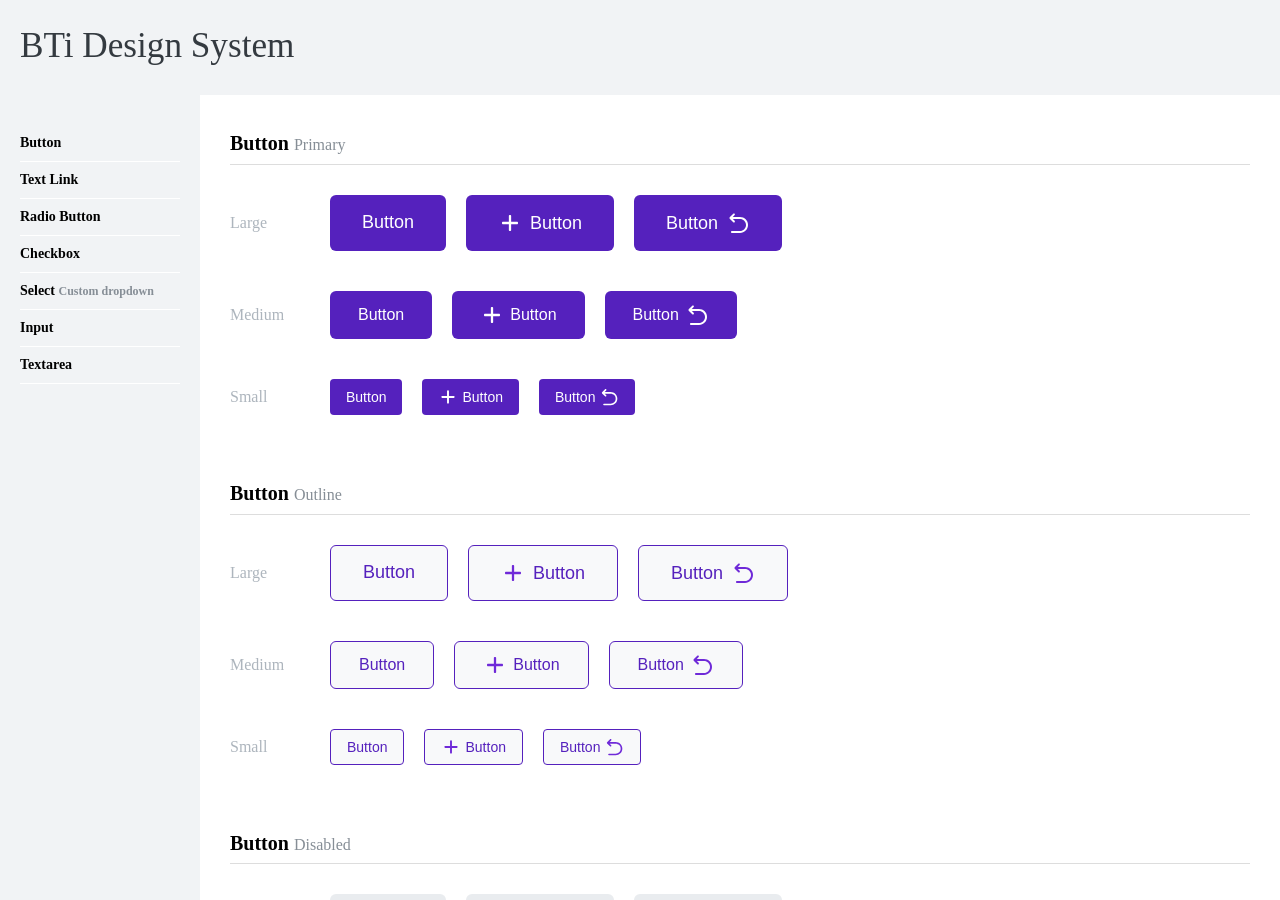
<file: html/index.html>
<!DOCTYPE html>
<html lang="ko">
<head>
    <meta charset="utf-8">
    <meta name="viewport" content="width=device-width,initial-scale=1.0,minimum-scale=1.0,maximum-scale=1.0,user-scalable=no">
    <meta name="keywords" content="키워드">
    <meta name="description" content="사이트 설명">
    <title>BTi Design System</title>
    <link rel="stylesheet" href="../resources/css/common/style.css" />
    <link rel="stylesheet" href="../resources/css/component/component_bti.css" />
</head>
<body>
    <div class="wrapper">
        <header class="header"><h1>BTi Design System</h1></header>

        <section class="container">
            <aside>
                <ul class="component-list">
                    <li>
                        <a href="#button">Button</a>
                    </li>
                    <li>
                        <a href="#text-link">Text Link</a>
                    </li>
                    <li>
                        <a href="#radio-button">Radio Button</a>
                    </li>
                    <li>
                        <a href="#checkbox">Checkbox</a>
                    </li>
                    <li>
                        <a href="#select">Select <span>Custom dropdown</span></a>
                    </li>
                    <li>
                        <a href="#input">Input</a>
                    </li>
                    <li>
                        <a href="#textarea">Textarea</a>
                    </li>
                </ul>
            </aside>
            <main class="component-wrapper">
                <!--------------- Button --------------->
                <section class="component-item">
                    <h3 class="item-header" id="button"> Button <span>Primary</span></h3>
                    <div class="item-content">
                        <article class="inner">
                            <h4>Large</h4>
                            <!-- basic button -->
                            <button type="button" class="btids-btn large primary">Button</button>
                            <!-- //basic button -->
                            <!-- left icon button  -->
                            <button type="button" class="btids-btn large primary">
                                <i class="svg-icon ico-add">add</i>
                                <span>Button</span>
                            </button>
                            <!-- //left icon button -->
                            <!-- right icon button  -->
                            <button type="button" class="btids-btn large primary">
                                <span>Button</span>
                                <i class="svg-icon ico-go-back">go back</i>
                            </button>
                            <!-- //right icon button -->
                        </article>
                        <article class="inner">
                            <h4>Medium</h4>
                            <!-- button -->
                            <button type="button" class="btids-btn medium primary">Button</button>
                            <!-- //button -->
                            <!-- left icon button  -->
                            <button type="button" class="btids-btn medium primary">
                                <i class="svg-icon ico-add">add</i>
                                <span>Button</span>
                            </button>
                            <!-- //left icon button -->
                            <!-- right icon button  -->
                            <button type="button" class="btids-btn medium primary">
                                <span>Button</span>
                                <i class="svg-icon ico-go-back">go back</i>
                            </button>
                            <!-- //right icon button -->
                        </article>
                        <article class="inner">
                            <h4>Small</h4>
                            <!-- basic button -->
                            <button type="button" class="btids-btn small primary">Button</button>
                            <!-- //basic button -->
                            <!-- left icon button  -->
                            <button type="button" class="btids-btn small primary">
                                <i class="svg-icon ico-add">add</i>
                                <span>Button</span>
                            </button>
                            <!-- //left icon button -->
                            <!-- right icon button  -->
                            <button type="button" class="btids-btn small primary">
                                <span>Button</span>
                                <i class="svg-icon ico-go-back">go back</i>
                            </button>
                            <!-- //right icon button -->
                        </article>
                    </div>
                </section>
                <section class="component-item">
                    <h3 class="item-header">Button <span>Outline</span></h3>
                    <div class="item-content">
                        <article class="inner">
                            <h4>Large</h4>
                            <!-- basic button -->
                            <button type="button" class="btids-btn large outline primary">Button</button>
                            <!-- //basic button -->
                            <!-- left icon button  -->
                            <button type="button" class="btids-btn large outline primary">
                                <i class="svg-icon ico-add">add</i>
                                <span>Button</span>
                            </button>
                            <!-- //left icon button -->
                            <!-- right icon button  -->
                            <button type="button" class="btids-btn large outline primary">
                                <span>Button</span>
                                <i class="svg-icon ico-go-back">go back</i>
                            </button>
                            <!-- //right icon button -->
                        </article>
                        <article class="inner">
                            <h4>Medium</h4>
                            <!-- basic button -->
                            <button type="button" class="btids-btn medium outline primary">Button</button>
                            <!-- //basic button -->
                            <!-- left icon button  -->
                            <button type="button" class="btids-btn medium outline primary">
                                <i class="svg-icon ico-add">add</i>
                                <span>Button</span>
                            </button>
                            <!-- //left icon button -->
                            <!-- right icon button  -->
                            <button type="button" class="btids-btn medium outline primary">
                                <span>Button</span>
                                <i class="svg-icon ico-go-back">go back</i>
                            </button>
                            <!-- //right icon button -->
                        </article>
                        <article class="inner">
                            <h4>Small</h4>
                            <!-- basic button -->
                            <button type="button" class="btids-btn small outline primary">Button</button>
                            <!-- //basic button -->
                            <!-- left icon button  -->
                            <button type="button" class="btids-btn small outline primary">
                                <i class="svg-icon ico-add">add</i>
                                <span>Button</span>
                            </button>
                            <!-- //left icon button -->
                            <!-- right icon button  -->
                            <button type="button" class="btids-btn small outline primary">
                                <span>Button</span>
                                <i class="svg-icon ico-go-back">go back</i>
                            </button>
                            <!-- //right icon button -->
                        </article>
                    </div>
                </section>
                <section class="component-item">
                    <h3 class="item-header">Button <span>Disabled</span></h3>
                    <div class="item-content">
                        <article class="inner">
                            <h4>Large</h4>
                            <!-- basic button -->
                            <button type="button" class="btids-btn large" disabled>Button</button>
                            <!-- //basic button -->
                            <!-- left icon button disabled -->
                            <button type="button" class="btids-btn large" disabled>
                                <i class="svg-icon ico-add">add</i>
                                <span>Button</span>
                            </button>
                            <!-- //left icon button disabled -->
                            <!-- right icon button disabled -->
                            <button type="button" class="btids-btn large" disabled>
                                <span>Button</span>
                                <i class="svg-icon ico-go-back">go back</i>
                            </button>
                            <!-- //right icon button disabled -->
                        </article>
                        <article class="inner">
                            <h4>Medium</h4>
                            <!-- basic button -->
                            <button type="button" class="btids-btn medium" disabled>Button</button>
                            <!-- //basic button -->
                            <!-- left icon button disabled -->
                            <button type="button" class="btids-btn medium" disabled>
                                <i class="svg-icon ico-add">add</i>
                                <span>Button</span>
                            </button>
                            <!-- //left icon button disabled -->
                            <!-- right icon button disabled -->
                            <button type="button" class="btids-btn medium" disabled>
                                <span>Button</span>
                                <i class="svg-icon ico-go-back">go back</i>
                            </button>
                            <!-- //right icon button disabled -->
                        </article>
                        <article class="inner">
                            <h4>Small</h4>
                            <!-- basic button -->
                            <button type="button" class="btids-btn small" disabled>Button</button>
                            <!-- //basic button -->
                            <!-- left icon button disabled -->
                            <button type="button" class="btids-btn small" disabled>
                                <i class="svg-icon ico-add">add</i>
                                <span>Button</span>
                            </button>
                            <!-- //left icon button disabled -->
                            <!-- right icon button disabled -->
                            <button type="button" class="btids-btn small" disabled>
                                <span>Button</span>
                                <i class="svg-icon ico-go-back">go back</i>
                            </button>
                            <!-- //right icon button disabled -->
                        </article>
                    </div>
                </section>
                <!--------------- //Button --------------->

                <!--------------- Text Link --------------->
                <section class="component-item">
                    <h3 class="item-header" id="text-link"> Text Link</h3>
                    <div class="item-content">
                        <article class="inner">
                            <h4>Large</h4>
                            <!-- Icon Link -->
                            <a href="#" class="btids-btn link large">
                                <span class="underline">Link</span>
                                <i class="svg-icon ico-external-link"></i>
                            </a>
                            <!-- //Icon Link -->
                        </article>
                        <article class="inner">
                            <h4>Medium</h4>
                            <!-- Icon Link -->
                            <a href="#" class="btids-btn link medium">
                                <span class="underline">Link</span>
                                <i class="svg-icon ico-external-link"></i>
                            </a>
                            <!-- //Icon Link -->
                        </article>
                        <article class="inner">
                            <h4>Small</h4>
                            <!-- Icon Link -->
                            <a href="#" class="btids-btn link small">
                                <span class="underline">Link</span>
                                <i class="svg-icon ico-external-link"></i>
                            </a>
                            <!-- //Icon Link -->
                        </article>
                    </div>
                </section>
                <!--------------- //Text Link --------------->

                <!--------------- Radio Button --------------->
                <section class="component-item">
                    <h3 class="item-header" id="radio-button">Radio Button</h3>
                    <div class="item-content">
                        <article class="inner">
                            <h4>Large</h4>
                            <div class="fieldset">
                                <div class="form-group">
                                    <div class="form-conts">
                                        <div class="btids-check-area">
                                            <div class="btids-form-check large">
                                                <input type="radio" name="rdo_11" id="rdo_11" value="11">
                                                <label for="rdo_11">기본</label>
                                            </div>
                                            <div class="btids-form-check large">
                                                <input type="radio" name="rdo_22" id="rdo_22" checked>
                                                <label for="rdo_22">선택됨</label>
                                            </div>
                                            <div class="btids-form-check large">
                                                <input type="radio" name="rdo_33" id="rdo_33" disabled>
                                                <label for="rdo_33">비활성화</label>
                                            </div>
                                            <div class="btids-form-check large">
                                                <input type="radio" name="rdo_44" id="rdo_44" disabled checked>
                                                <label for="rdo_44">선택된 비활성화</label>
                                            </div>
                                        </div>
                                    </div>
                                </div>
                            </div>
                        </article>
                        <div class="divider"></div>
                        <article class="inner">
                            <h4>Small</h4>
                            <div class="fieldset">
                                <div class="form-group">
                                    <div class="form-conts">
                                        <div class="btids-check-area">
                                            <div class="btids-form-check small">
                                                <input type="radio" name="rdo_1" id="rdo_1" value="1">
                                                <label for="rdo_1">기본</label>
                                            </div>
                                            <div class="btids-form-check small">
                                                <input type="radio" name="rdo_2" id="rdo_2" checked>
                                                <label for="rdo_2">선택됨</label>
                                            </div>
                                            <div class="btids-form-check small">
                                                <input type="radio" name="rdo_3" id="rdo_3" disabled>
                                                <label for="rdo_3">비활성화</label>
                                            </div>
                                            <div class="btids-form-check small">
                                                <input type="radio" name="rdo_4" id="rdo_4" disabled checked>
                                                <label for="rdo_4">선택된 비활성화</label>
                                            </div>
                                        </div>
                                        <div class="btids-check-area">
                                            <div class="btids-form-check small">
                                                <input type="radio" name="rdo_5" id="rdo_5" value="5">
                                                <label for="rdo_5">기본</label>
                                            </div>
                                            <div class="btids-form-check small">
                                                <input type="radio" name="rdo_6" id="rdo_6" checked>
                                                <label for="rdo_6">선택됨</label>
                                            </div>
                                            <div class="btids-form-check small">
                                                <input type="radio" name="rdo_7" id="rdo_7" disabled>
                                                <label for="rdo_7">비활성화</label>
                                            </div>
                                            <div class="btids-form-check small">
                                                <input type="radio" name="rdo_8" id="rdo_8" disabled checked>
                                                <label for="rdo_8">선택된 비활성화</label>
                                            </div>
                                        </div>
                                    </div>
                                </div>

                            </div>
                        </article>
                    </div>
                </section>
                <!--------------- //Radio Button --------------->

                <!--------------- Checkbox --------------->
                <section class="component-item">
                    <h3 class="item-header" id="checkbox">Checkbox</h3>
                    <div class="item-content">
                        <article class="inner">
                            <h4>Large</h4>
                            <div class="fieldset">
                                <div class="form-group">
                                    <div class="form-conts">
                                        <div class="btids-check-area">
                                            <div class="btids-form-check large">
                                                <input type="checkbox" name="checkbox_11" id="checkbox_11" value="11">
                                                <label for="checkbox_11">기본</label>
                                            </div>
                                            <div class="btids-form-check large">
                                                <input type="checkbox" name="checkbox_33" id="checkbox_33" disabled>
                                                <label for="checkbox_33">비활성화</label>
                                            </div>
                                            <div class="btids-form-check large">
                                                <input type="checkbox" name="checkbox_22" id="checkbox_22" checked>
                                                <label for="checkbox_22">선택됨</label>
                                            </div>
                                            <div class="btids-form-check large">
                                                <input type="checkbox" name="checkbox_44" id="checkbox_44" disabled checked>
                                                <label for="checkbox_44">선택된 비활성화</label>
                                            </div>
                                            <div class="btids-form-check add large">
                                                <input type="checkbox" name="checkbox_13" id="checkbox_13" checked>
                                                <label for="checkbox_13">선택됨</label>
                                            </div>
                                            <div class="btids-form-check add large">
                                                <input type="checkbox" name="checkbox_15" id="checkbox_15" disabled checked>
                                                <label for="checkbox_15">선택된 비활성화</label>
                                            </div>
                                        </div>
                                    </div>
                                </div>
                            </div>
                        </article>
                        <div class="divider"></div>
                        <article class="inner">
                            <h4>Small, 두 줄일때</h4>
                            <div class="fieldset">
                                <div class="form-group">
                                    <div class="form-conts">
                                        <div class="btids-check-area">
                                            <div class="btids-form-check small">
                                                <input type="checkbox" name="checkbox_1" id="checkbox_1" value="1">
                                                <label for="checkbox_1">기본</label>
                                            </div>
                                            <div class="btids-form-check small">
                                                <input type="checkbox" name="checkbox_3" id="checkbox_3" disabled>
                                                <label for="checkbox_3">비활성화</label>
                                            </div>
                                            <div class="btids-form-check small">
                                                <input type="checkbox" name="checkbox_2" id="checkbox_2" checked>
                                                <label for="checkbox_2">선택됨</label>
                                            </div>
                                            <div class="btids-form-check small">
                                                <input type="checkbox" name="checkbox_4" id="checkbox_4" disabled checked>
                                                <label for="checkbox_4">선택된 비활성화</label>
                                            </div>
                                            <div class="btids-form-check add small">
                                                <input type="checkbox" name="checkbox_5" id="checkbox_5" checked>
                                                <label for="checkbox_5">선택됨</label>
                                            </div>
                                            <div class="btids-form-check add small">
                                                <input type="checkbox" name="checkbox_6" id="checkbox_6" disabled checked>
                                                <label for="checkbox_6">선택된 비활성화</label>
                                            </div>
                                        </div>
                                        <div class="btids-check-area">
                                            <div class="btids-form-check small">
                                                <input type="checkbox" name="checkbox_7" id="checkbox_7">
                                                <label for="checkbox_7">기본</label>
                                            </div>
                                            <div class="btids-form-check small">
                                                <input type="checkbox" name="checkbox_8" id="checkbox_8" disabled>
                                                <label for="checkbox_8">비활성화</label>
                                            </div>
                                            <div class="btids-form-check small">
                                                <input type="checkbox" name="checkbox_9" id="checkbox_9" checked>
                                                <label for="checkbox_9">선택됨</label>
                                            </div>
                                            <div class="btids-form-check small">
                                                <input type="checkbox" name="checkbox_10" id="checkbox_10" disabled checked>
                                                <label for="checkbox_10">선택된 비활성화</label>
                                            </div>
                                            <div class="btids-form-check add small">
                                                <input type="checkbox" name="checkbox_20" id="checkbox_20" checked>
                                                <label for="checkbox_20">선택됨</label>
                                            </div>
                                            <div class="btids-form-check add small">
                                                <input type="checkbox" name="checkbox_30" id="checkbox_30" disabled checked>
                                                <label for="checkbox_30">선택된 비활성화</label>
                                            </div>
                                        </div>
                                    </div>
                                </div>

                            </div>
                        </article>
                    </div>
                </section>
                <!--------------- //Checkbox --------------->

                <!--------------- Select --------------->
                <section class="component-item">
                    <h3 class="item-header" id="select">Select <span>Custom dropdown</span></h3>
                    <div class="item-content">
                        <article class="inner">
                            <h4>Large</h4>
                            <div class="btids-dropdown large">
                                <button type="button" class="btids-dropdown-toggle" aria-haspopup="listbox" aria-expanded="false">
                                    <span class="btids-dropdown-label">Option</span>
                                    <i class="svg-icon btids-dropdown-icon ico-arrow-down">열기</i>
                                </button>
                                <ul class="btids-dropdown-menu" role="listbox">
                                    <li role="option" aria-selected="false" class="btids-dropdown-option"><a href="#">Option-1</a></li>
                                    <li role="option" aria-selected="false" class="btids-dropdown-option"><a href="#">Option-2</a></li>
                                    <li role="option" aria-selected="false" class="btids-dropdown-option"><a href="#">Option-3</a></li>
                                    <li role="option" aria-selected="false" class="btids-dropdown-option"><a href="#">Option-4</a></li>
                                </ul>
                            </div>
                            <div class="btids-dropdown large">
                                <button type="button" class="btids-dropdown-toggle disabled" aria-haspopup="listbox" aria-expanded="false">
                                    <span class="btids-dropdown-label">placeholder</span>
                                    <i class="svg-icon btids-dropdown-icon ico-arrow-down">열기</i>
                                </button>
                                <ul class="btids-dropdown-menu" role="listbox">
                                    <li role="option" aria-selected="false" class="btids-dropdown-option"><a href="#">option-1</a></li>
                                    <li role="option" aria-selected="false" class="btids-dropdown-option"><a href="#">option-2</a></li>
                                    <li role="option" aria-selected="false" class="btids-dropdown-option"><a href="#">option-3</a></li>
                                    <li role="option" aria-selected="false" class="btids-dropdown-option"><a href="#">option-4</a></li>
                                </ul>
                            </div>
                            <div class="btids-dropdown large">
                                <button type="button" class="btids-dropdown-toggle focus" aria-haspopup="listbox" aria-expanded="false">
                                    <span class="btids-dropdown-label">placeholder</span>
                                    <i class="svg-icon btids-dropdown-icon ico-arrow-down">열기</i>
                                </button>
                                <ul class="btids-dropdown-menu" role="listbox">
                                    <li role="option" aria-selected="false" class="btids-dropdown-option"><a href="#">option-1</a></li>
                                    <li role="option" aria-selected="false" class="btids-dropdown-option"><a href="#">option-2</a></li>
                                    <li role="option" aria-selected="false" class="btids-dropdown-option"><a href="#">option-3</a></li>
                                    <li role="option" aria-selected="false" class="btids-dropdown-option"><a href="#">option-4</a></li>
                                </ul>
                                <div class="input-message message-info">메시지를 입력해주세요</div>
                            </div>
                            <div class="btids-dropdown large">
                                <button type="button" class="btids-dropdown-toggle error" aria-haspopup="listbox" aria-expanded="false">
                                    <span class="btids-dropdown-label">placeholder</span>
                                    <i class="svg-icon btids-dropdown-icon ico-arrow-down">열기</i>
                                </button>
                                <ul class="btids-dropdown-menu" role="listbox">
                                    <li role="option" aria-selected="false" class="btids-dropdown-option"><a href="#">option-1</a></li>
                                    <li role="option" aria-selected="false" class="btids-dropdown-option"><a href="#">option-2</a></li>
                                    <li role="option" aria-selected="false" class="btids-dropdown-option"><a href="#">option-3</a></li>
                                    <li role="option" aria-selected="false" class="btids-dropdown-option"><a href="#">option-4</a></li>
                                </ul>
                                <div class="input-message message-error">다시 입력해주세요</div>
                            </div>
                        </article>
                        <div class="divider"></div>
                        <article class="inner">
                            <h4>Small</h4>
                            <div class="btids-dropdown small">
                                <button type="button" class="btids-dropdown-toggle" aria-haspopup="listbox" aria-expanded="false">
                                    <span class="btids-dropdown-label">placeholder</span>
                                    <i class="svg-icon btids-dropdown-icon ico-arrow-down">열기</i>
                                </button>
                                <ul class="btids-dropdown-menu" role="listbox">
                                    <li role="option" aria-selected="false" class="btids-dropdown-option"><a href="#">option-1</a></li>
                                    <li role="option" aria-selected="false" class="btids-dropdown-option"><a href="#">option-2</a></li>
                                    <li role="option" aria-selected="false" class="btids-dropdown-option"><a href="#">option-3</a></li>
                                    <li role="option" aria-selected="false" class="btids-dropdown-option"><a href="#">option-4</a></li>
                                </ul>
                            </div>
                            <div class="btids-dropdown small">
                                <button type="button" class="btids-dropdown-toggle disabled" aria-haspopup="listbox" aria-expanded="false">
                                    <span class="btids-dropdown-label">placeholder</span>
                                    <i class="svg-icon btids-dropdown-icon ico-arrow-down">열기</i>
                                </button>
                                <ul class="btids-dropdown-menu" role="listbox">
                                    <li role="option" aria-selected="false" class="btids-dropdown-option"><a href="#">option-1</a></li>
                                    <li role="option" aria-selected="false" class="btids-dropdown-option"><a href="#">option-2</a></li>
                                    <li role="option" aria-selected="false" class="btids-dropdown-option"><a href="#">option-3</a></li>
                                    <li role="option" aria-selected="false" class="btids-dropdown-option"><a href="#">option-4</a></li>
                                </ul>
                            </div>
                            <div class="btids-dropdown small">
                                <button type="button" class="btids-dropdown-toggle focus" aria-haspopup="listbox" aria-expanded="false">
                                    <span class="btids-dropdown-label">placeholder</span>
                                    <i class="svg-icon btids-dropdown-icon ico-arrow-down">열기</i>
                                </button>
                                <ul class="btids-dropdown-menu" role="listbox">
                                    <li role="option" aria-selected="false" class="btids-dropdown-option"><a href="#">option-1</a></li>
                                    <li role="option" aria-selected="false" class="btids-dropdown-option"><a href="#">option-2</a></li>
                                    <li role="option" aria-selected="false" class="btids-dropdown-option"><a href="#">option-3</a></li>
                                    <li role="option" aria-selected="false" class="btids-dropdown-option"><a href="#">option-4</a></li>
                                </ul>
                                <div class="input-message message-info">메시지를 입력해주세요</div>
                            </div>
                            <div class="btids-dropdown small">
                                <button type="button" class="btids-dropdown-toggle error" aria-haspopup="listbox" aria-expanded="false">
                                    <span class="btids-dropdown-label">placeholder</span>
                                    <i class="svg-icon btids-dropdown-icon ico-arrow-down">열기</i>
                                </button>
                                <ul class="btids-dropdown-menu" role="listbox">
                                    <li role="option" aria-selected="false" class="btids-dropdown-option"><a href="#">option-1</a></li>
                                    <li role="option" aria-selected="false" class="btids-dropdown-option"><a href="#">option-2</a></li>
                                    <li role="option" aria-selected="false" class="btids-dropdown-option"><a href="#">option-3</a></li>
                                    <li role="option" aria-selected="false" class="btids-dropdown-option"><a href="#">option-4</a></li>
                                </ul>
                                <div class="input-message message-error">다시 입력해주세요</div>
                            </div>
                        </article>
                    </div>
                    <!-- Custom dropdown script -->
                    <script>
                        document.querySelectorAll('.btids-dropdown').forEach(dropdown => {
                            const toggle = dropdown.querySelector('.btids-dropdown-toggle');
                            const menu = dropdown.querySelector('.btids-dropdown-menu');
                            const label = dropdown.querySelector('.btids-dropdown-label');
                            const options = dropdown.querySelectorAll('.btids-dropdown-option');

                            // 드롭다운 열기/닫기
                            toggle.addEventListener('click', (e) => {
                                const expanded = toggle.getAttribute('aria-expanded') === 'true';
                                toggle.setAttribute('aria-expanded', !expanded);
                                menu.classList.toggle('active', !expanded);
                            });

                            // 옵션 선택
                            options.forEach(option => {
                                option.addEventListener('click', (e) => {
                                // 모든 옵션 aria, 클래스 초기화
                                options.forEach(opt => {
                                    opt.setAttribute('aria-selected', 'false');
                                    opt.classList.remove('option-selected');
                                });
                                // 선택된 옵션 표시
                                option.setAttribute('aria-selected', 'true');
                                option.classList.add('option-selected');
                                // 라벨 변경
                                label.textContent = option.textContent.replace('✔', '').trim();
                                // 닫기
                                toggle.setAttribute('aria-expanded', 'false');
                                menu.classList.remove('active');
                                });
                            });

                            // 바깥 클릭 시 닫기
                            document.addEventListener('click', (e) => {
                                if (!dropdown.contains(e.target)) {
                                toggle.setAttribute('aria-expanded', 'false');
                                menu.classList.remove('active');
                                }
                            });
                        });
                    </script>
                    <!-- // Custom select script -->
                </section>
                <!--------------- // Select --------------->

                <!--------------- Input --------------->
                <section class="component-item">
                    <h3 class="item-header" id="input">Input</h3>
                    <div class="item-content">
                        <article class="inner">
                            <h4>Large</h4>
                            <div class="btids-input large">
                                <input type="text" placeholder="placeholder">
                                <div class="input-btn-area">
                                    <button type="button" class="input-btn input-clear" tabindex="-1" aria-label="Clear input"><i class="svg-icon ico-close"></i></button>
                                </div>
                            </div>
                            <div class="btids-input large">
                                <input type="text" placeholder="placeholder" disabled>
                                <div class="input-btn-area">
                                    <button type="button" class="input-btn input-clear" tabindex="-1" aria-label="Clear input"><i class="svg-icon ico-close"></i></button>
                                </div>
                            </div>              
                        </article>
                        <article class="inner">
                            <h4></h4>
                            <div class="btids-input large">
                                <input type="text" class="focus" placeholder="placeholder">
                                <div class="input-btn-area">
                                    <button type="button" class="input-btn input-clear" tabindex="-1" aria-label="Clear input"><i class="svg-icon ico-close"></i></button>
                                </div>
                                <div class="input-message message-info">메시지를 입력해주세요</div>
                            </div>
                            <div class="btids-input large">
                                <input type="text" class="success" placeholder="placeholder">
                                <div class="input-btn-area">
                                    <button type="button" class="input-btn input-clear" tabindex="-1" aria-label="Clear input"><i class="svg-icon ico-close"></i></button>
                                </div>
                                <div class="input-message message-success">메시지를 입력해주세요</div>
                            </div>
                            <div class="btids-input large">
                                <input type="text" class="warning" placeholder="placeholder">
                                <div class="input-btn-area">
                                    <button type="button" class="input-btn input-clear" tabindex="-1" aria-label="Clear input"><i class="svg-icon ico-close"></i></button>
                                </div>
                                <div class="input-message message-warning">다시 입력해주세요</div>
                            </div>
                            <div class="btids-input large">
                                <input type="text" class="error" placeholder="placeholder">
                                <div class="input-btn-area">
                                    <button type="button" class="input-btn input-clear" tabindex="-1" aria-label="Clear input"><i class="svg-icon ico-close"></i></button>
                                </div>
                                <div class="input-message message-error">다시 입력해주세요</div>
                            </div>                            
                        </article>
                        <div class="divider"></div>
                        <article class="inner">
                            <h4>Medium</h4>
                            <div class="btids-input medium">
                                <input type="text" placeholder="placeholder">
                                <div class="input-btn-area">
                                    <button type="button" class="input-btn input-clear" tabindex="-1" aria-label="Clear input"><i class="svg-icon ico-close"></i></button>
                                </div>    
                            </div>
                            <div class="btids-input medium">
                                <input type="text" placeholder="placeholder" disabled>
                                <div class="input-btn-area">
                                    <button type="button" class="input-btn input-clear" tabindex="-1" aria-label="Clear input"><i class="svg-icon ico-close"></i></button>
                                </div>    
                            </div>                          
                        </article>
                        <article class="inner">
                            <h4></h4>
                            <div class="btids-input medium">
                                <input type="text" class="focus" placeholder="placeholder">
                                <div class="input-btn-area">
                                    <button type="button" class="input-btn input-clear" tabindex="-1" aria-label="Clear input"><i class="svg-icon ico-close"></i></button>
                                </div>    
                                <div class="input-message message-info">메시지를 입력해주세요</div>
                            </div>
                            <div class="btids-input medium">
                                <input type="text" class="success" placeholder="placeholder">
                                <div class="input-btn-area">
                                    <button type="button" class="input-btn input-clear" tabindex="-1" aria-label="Clear input"><i class="svg-icon ico-close"></i></button>
                                </div>    
                                <div class="input-message message-success">메시지를 입력해주세요</div>
                            </div>
                            <div class="btids-input medium">
                                <input type="text" class="warning" placeholder="placeholder">
                                <div class="input-btn-area">
                                    <button type="button" class="input-btn input-clear" tabindex="-1" aria-label="Clear input"><i class="svg-icon ico-close"></i></button>
                                </div>    
                                <div class="input-message message-warning">다시 입력해주세요</div>
                            </div>
                            <div class="btids-input medium">
                                <input type="text" class="error" placeholder="placeholder">
                                <div class="input-btn-area">
                                    <button type="button" class="input-btn input-clear" tabindex="-1" aria-label="Clear input"><i class="svg-icon ico-close"></i></button>
                                </div>    
                                <div class="input-message message-error">다시 입력해주세요</div>
                            </div>                            
                        </article>
                        <div class="divider"></div>
                        <article class="inner">
                            <h4>Small</h4>
                            <div class="btids-input small">
                                <input type="text" placeholder="placeholder">
                                <div class="input-btn-area">
                                    <button type="button" class="input-btn input-clear" tabindex="-1" aria-label="Clear input"><i class="svg-icon ico-close"></i></button>
                                </div>
                            </div>
                            <div class="btids-input small">
                                <input type="text" placeholder="placeholder" disabled>
                                <div class="input-btn-area">
                                    <button type="button" class="input-btn input-clear" tabindex="-1" aria-label="Clear input"><i class="svg-icon ico-close"></i></button>
                                </div>
                            </div>
                        </article>
                        <article class="inner">
                            <h4></h4>
                            <div class="btids-input small">
                                <input type="text" class="focus" placeholder="placeholder">
                                <div class="input-btn-area">
                                    <button type="button" class="input-btn input-clear" tabindex="-1" aria-label="Clear input"><i class="svg-icon ico-close"></i></button>
                                </div>
                                <div class="input-message message-info">메시지를 입력해주세요</div>
                            </div>
                            <div class="btids-input small">
                                <input type="text" class="success" placeholder="placeholder">
                                <div class="input-btn-area">
                                    <button type="button" class="input-btn input-clear" tabindex="-1" aria-label="Clear input"><i class="svg-icon ico-close"></i></button>
                                </div>    
                                <div class="input-message message-success">메시지를 입력해주세요</div>
                            </div>
                            <div class="btids-input small">
                                <input type="text" class="warning" placeholder="placeholder">
                                <div class="input-btn-area">
                                    <button type="button" class="input-btn input-clear" tabindex="-1" aria-label="Clear input"><i class="svg-icon ico-close"></i></button>
                                </div>    
                                <div class="input-message message-warning">다시 입력해주세요</div>
                            </div>
                            <div class="btids-input small">
                                <input type="text" class="error" placeholder="placeholder">
                                <div class="input-btn-area">
                                    <button type="button" class="input-btn input-clear" tabindex="-1" aria-label="Clear input"><i class="svg-icon ico-close"></i></button>
                                </div>
                                <div class="input-message message-error">다시 입력해주세요</div>
                            </div>         
                        </article>
                        <div class="divider"></div>
                        <article class="inner">
                            <h4>Password</h4>
                            <div class="btids-input large">
                                <input type="password" placeholder="placeholder">
                                <div class="input-btn-area">
                                    <button type="button" class="input-btn input-pw" aria-label="Password input"><i class="svg-icon ico-eye"></i></button>
                                    <button type="button" class="input-btn input-clear" tabindex="-1" aria-label="Clear input"><i class="svg-icon ico-close"></i></button>
                                </div>
                            </div>
                            <div class="btids-input medium">
                                <input type="password" placeholder="placeholder">
                                <div class="input-btn-area">
                                    <button type="button" class="input-btn input-pw" aria-label="Password input"><i class="svg-icon ico-eye"></i></button>
                                    <button type="button" class="input-btn input-clear" tabindex="-1" aria-label="Clear input"><i class="svg-icon ico-close"></i></button>
                                </div>
                            </div>
                            <div class="btids-input small">
                                <input type="password" placeholder="placeholder">
                                <div class="input-btn-area">
                                    <button type="button" class="input-btn input-pw" aria-label="Password input"><i class="svg-icon ico-eye"></i></button>
                                    <button type="button" class="input-btn input-clear" tabindex="-1" aria-label="Clear input"><i class="svg-icon ico-close"></i></button>
                                </div>
                            </div>
                        </article>
                    </div>
                    <script>
                    document.querySelectorAll('.btids-input').forEach(function(inputWrap) {
                        let input = inputWrap.querySelector('input[type="text"], input[type="password"]');
                        let clearBtn = inputWrap.querySelector('.input-clear');
                        if (!input || !clearBtn) return;
                        function toggleClearBtn() {
                            if (input.value) {
                                clearBtn.style.display = 'block';
                            } else {
                                clearBtn.style.display = 'none';
                            }
                        }
                        input.addEventListener('input', toggleClearBtn);
                        clearBtn.addEventListener('mousedown', function(e) {
                            e.preventDefault();
                            input.value = '';
                            input.dispatchEvent(new Event('input'));
                            input.focus();
                        });
                        toggleClearBtn();
                    });
                    </script>
                </section>
                <!--------------- // Input --------------->

                <!--------------- Textarea --------------->
                <section class="component-item">
                    <h3 class="item-header" id="textarea">Textarea</h3>
                    <div class="item-content">
                        <article class="inner">
                            <h4>Large</h4>
                            <div class="btids-input large">
                                <textarea placeholder="placeholder" cols="30" rows="3"></textarea>
                                <div class="input-message message-info">메시지를 입력해주세요</div>
                                <div class="textarea-count">0/100</div>
                            </div>
                            <div class="btids-input large">
                                <textarea placeholder="placeholder" cols="30" rows="3" disabled></textarea>
                                <div class="textarea-count">0/100</div>
                            </div>
                        </article>
                        <article class="inner">
                            <h4></h4>
                            <div class="btids-input large">
                                <textarea placeholder="placeholder" cols="30" rows="3" class="focus"></textarea>
                                <div class="input-message message-info">메시지를 입력해주세요</div>
                                <div class="textarea-count">0/100</div>
                            </div>
                            <div class="btids-input large">
                                <textarea placeholder="placeholder" cols="30" rows="3" class="success"></textarea>
                                <div class="input-message message-success">메시지를 입력해주세요</div>
                                <div class="textarea-count">0/100</div>
                            </div>
                            <div class="btids-input large">
                                <textarea placeholder="placeholder" cols="30" rows="3" class="warning"></textarea>
                                <div class="input-message message-warning">메시지를 입력해주세요</div>
                                <div class="textarea-count">0/100</div>
                            </div>
                            <div class="btids-input large">
                                <textarea placeholder="placeholder" cols="30" rows="3" class="error"></textarea>
                                <div class="input-message message-error">메시지를 입력해주세요</div>
                                <div class="textarea-count">0/100</div>
                            </div>
                        </article>
                        <div class="divider"></div>
                        <article class="inner">
                            <h4>Medium</h4>
                            <div class="btids-input medium">
                                <textarea placeholder="placeholder" cols="30" rows="3"></textarea>
                                <div class="textarea-count">0/100</div>
                            </div>
                            <div class="btids-input medium">
                                <textarea placeholder="placeholder" cols="30" rows="3" disabled></textarea>
                                <div class="textarea-count">0/100</div>
                            </div>
                        </article>
                        <article class="inner">
                            <h4></h4>
                            <div class="btids-input medium">
                                <textarea placeholder="placeholder" cols="30" rows="3" class="focus"></textarea>
                                <div class="input-message message-info">메시지를 입력해주세요</div>
                                <div class="textarea-count">0/100</div>
                            </div>
                            <div class="btids-input medium">
                                <textarea placeholder="placeholder" cols="30" rows="3" class="success"></textarea>
                                <div class="input-message message-success">메시지를 입력해주세요</div>
                                <div class="textarea-count">0/100</div>
                            </div>
                            <div class="btids-input medium">
                                <textarea placeholder="placeholder" cols="30" rows="3" class="warning"></textarea>
                                <div class="input-message message-warning">메시지를 입력해주세요</div>
                                <div class="textarea-count">0/100</div>
                            </div>
                            <div class="btids-input medium">
                                <textarea placeholder="placeholder" cols="30" rows="3" class="error"></textarea>
                                <div class="input-message message-error">메시지를 입력해주세요</div>
                                <div class="textarea-count">0/100</div>
                            </div>
                        </article>
                        <div class="divider"></div>
                        <article class="inner">
                            <h4>Small</h4>
                            <div class="btids-input small">
                                <textarea placeholder="placeholder" cols="30" rows="3"></textarea>
                                <div class="textarea-count">0/100</div>
                            </div>
                            <div class="btids-input small">
                                <textarea placeholder="placeholder" cols="30" rows="3" disabled></textarea>
                                <div class="textarea-count">0/100</div>
                            </div>
                        </article>
                        <article class="inner">
                            <h4></h4>
                            <div class="btids-input small">
                                <textarea placeholder="placeholder" cols="30" rows="3" class="focus"></textarea>
                                <div class="input-message message-info">메시지를 입력해주세요</div>
                                <div class="textarea-count">0/100</div>
                            </div>
                            <div class="btids-input small">
                                <textarea placeholder="placeholder" cols="30" rows="3" class="success"></textarea>
                                <div class="input-message message-success">메시지를 입력해주세요</div>
                                <div class="textarea-count">0/100</div>
                            </div>
                            <div class="btids-input small">
                                <textarea placeholder="placeholder" cols="30" rows="3" class="warning"></textarea>
                                <div class="input-message message-warning">메시지를 입력해주세요</div>
                                <div class="textarea-count">0/100</div>
                            </div>
                            <div class="btids-input small">
                                <textarea placeholder="placeholder" cols="30" rows="3" class="error"></textarea>
                                <div class="input-message message-error">메시지를 입력해주세요</div>
                                <div class="textarea-count right">0/100</div>
                            </div>
                        </article>
                        <div class="divider"></div>
                        <article class="inner">
                            <h4>textarea-count right</h4>
                            <div class="btids-input large">
                                <textarea placeholder="placeholder" cols="30" rows="3"></textarea>
                                <div class="textarea-count right">0/100</div>
                            </div>
                            <div class="btids-input medium">
                                <textarea placeholder="placeholder" cols="30" rows="3"></textarea>
                                <div class="textarea-count right">0/100</div>
                            </div>
                            <div class="btids-input small">
                                <textarea placeholder="placeholder" cols="30" rows="3"></textarea>
                                <div class="textarea-count right">0/100</div>
                            </div>
                        </article>
                    </div>
                </section>
                <!--------------- // Textarea --------------->
            </main>
        </section>
    </div>
</body>
</html>
</file>
<file: resources/css/common/style.css>
@import "reset.css";
@import "../token/tokens.css";

:root {
    --header-height: 95px;
    --padding-10: 10px;
    --padding-20: 20px;
    --border-default: 1px solid #ddd;
    --border-white: 1px solid #fff;
}

/*--------- 레이아웃 ---------*/
.wrapper {
    width: 100%;
    min-width: 1024px;
    margin: 0 auto;
}
.header h1{
    width: 100%;
    height: var(--header-height);
    font-size: 2.2em;
    font-weight: 200;
    line-height: 150%;
    color: var(--ref-color-cool_neutral-80);
    padding: var(--padding-20);
    background-color: var(--ref-color-cool_neutral-10);
}
.container {
    display: flex;
    height: calc(100vh - 95px);
}

/*--------- 왼쪽 메뉴 ---------*/
aside{
    width: 200px;
    height: calc(100vh - var(--header-height));
    padding: 0 var(--padding-20);
    background-color: var(--ref-color-cool_neutral-10);
}
aside ul.component-list {
    margin: 30px 0;
}
aside ul.component-list li{
    padding: var(--padding-10) 0;
    border-bottom: var(--border-white);
}
aside ul.component-list li a{
    display: block;
    font-size: var(--ref-typo-font-size-body-4);
    font-weight: var(--ref-typo-font-weight-bold);
}
aside ul.component-list li a:hover{
    color: var(--ref-color-primary-50);
}
aside ul.component-list li a span{
    color: var(--ref-color-cool_neutral-60);
    font-size: var(--ref-typo-font-size-body-5);
    font-weight: var(--ref-typo-font-weight-regular);
}

/*--------- 컴포넌트 목록 ---------*/
main.component-wrapper {
    width: calc(100% - 200px);
    max-height: 100vh;
    padding: var(--padding-20);
    overflow-y: auto;
    display: flex;
    flex-direction:column;
    gap: 20px;
}
main.component-wrapper .component-item {
    padding: var(--padding-10);
}
main.component-wrapper .component-item h3.item-header {
    line-height: 184%;
    font-size: var(--ref-typo-font-size-heading-4);
    font-weight: var(--ref-typo-font-weight-bold);
    border-bottom: var(--border-default);
}
main.component-wrapper .component-item h3.item-header > span{
    font-size: var(--ref-typo-font-size-body-3);
    font-weight: lighter !important;
    color: var(--ref-color-cool_neutral-60);
}
main.component-wrapper .component-item .item-content {
    display: flex;
    flex-direction: column;
    gap: 20px;
    padding: 30px 0 0;
}
main.component-wrapper .component-item .item-content .inner {
    display: flex;
    align-items: center;
    gap: 20px;
    margin-bottom: 20px;
}
main.component-wrapper .component-item .item-content h4{
    width: 80px;
    font-size: var(--ref-typo-font-size-heading-5);
    /* font-weight: var(--ref-typo-font-weight-medium); */
    color: var(--ref-color-cool_neutral-50);
}
.divider{
    width: 100%;
    height: 1px;
    background-color: var(--ref-color-cool_neutral-20);
}
</file>
<file: resources/css/component/component_bti.css>
@charset "UTF-8";
@import "../token/tokens.css";


:root{
    --icon--color-primary: invert(63%) sepia(100%) saturate(6142%) hue-rotate(258deg) brightness(84%) contrast(102%);
    --icon--color-primary-dark: invert(22%) sepia(68%) saturate(3150%) hue-rotate(250deg) brightness(71%) contrast(117%);
    --icon--color-primary-light: invert(41%) sepia(99%) saturate(1106%) hue-rotate(231deg) brightness(100%) contrast(73%);
    --icon--size-large: 24px;
    --icon--size-midium: 22px;
    --icon--size-small: 20px;
    --input--size-large: 56px;
    --input--size-medium: 48px;
    --input--size-small: 36px;
    --select--paddind-large: 0 16px;
    --select--paddind-medium: 0 12px;
    --select--paddind-small: 0 12px;
    --textarea--paddind-large: 8px 16px;
    --textarea--paddind-medium: 8px 16px;
    --textarea--paddind-small: 6px 12px;
}
/*--------- 공통 ---------*/
.svg-icon {
    display: inline-block;
    width: 100%;
    height: 100%;
    font-size: 0;
}

/*--------- 버튼 ---------*/
.btids-btn{
    display: flex;
    align-items: center;
    justify-content: center;
    width: auto;
}
.btids-btn:disabled{
    color: var(--com-button-color-text-lighter);
    background-color: var(--com-button-color-background-light);
    cursor: default;
}
.btids-btn:focus{
    outline-offset: 2px solid;
}
.btids-btn span{
    display: block;
    text-align: center;
    line-height: 1;
}
.btids-btn:disabled .svg-icon,
.btids-btn.link.disabled .svg-icon{
    filter: invert(0.5);
}

/*--------- 버튼 사이즈 ---------*/
.btids-btn.large{
    height: var(--com-button-height-large);
    font-size: var(--ref-typo-font-size-body-2);
    font-weight: var(--ref-typo-font-weight-medium);
    line-height: var(--ref-typo-line-height-body-2);
    border-radius: var(--com-button-radius-large);
    padding: 0 var(--com-button-padding-horizontal-large);
    gap: var(--com-button-gap-large);
}
.btids-btn.large .svg-icon {
    width: var(--icon--size-large);
    height: var(--icon--size-large);
}
.btids-btn.medium{
    height: var(--com-button-height-medium);
    font-size: var(--ref-typo-font-size-body-3);
    font-weight: var(--ref-typo-font-weight-medium);
    line-height: var(--ref-typo-line-height-body-3);
    border-radius: var(--com-button-radius-medium);
    padding: 0 var(--com-button-padding-horizontal-medium);
    gap: var(--com-button-gap-medium);
}
.btids-btn.medium .svg-icon {
    width: var(--icon--size-large);
    height: var(--icon--size-large);
}
.btids-btn.small{
    height: var(--com-button-height-small);
    font-size: var(--ref-typo-font-size-body-4);
    font-weight: var(--ref-typo-font-weight-small);
    line-height: var(--ref-typo-line-height-body-4);
    border-radius: var(--com-button-radius-small);
    padding: 0 var(--com-button-padding-horizontal-small);
    gap: var(--com-button-gap-small);
}
.btids-btn.small .svg-icon {
    width: var(--icon--size-small);
    height: var(--icon--size-small);
}

/*--------- 버튼 스타일 ---------*/
/* 버튼 스타일 - bgcolor */
.btids-btn.primary{
    color: var(--com-button-color-text-inverse);
    background-color: var(--com-button-color-background-primary);
}
.btids-btn.primary:hover{
    background-color: var(--com-button-color-background-primary-light);
}
.btids-btn.primary:focus{
    outline-offset: var(--com-button-color-border-primary-dark);
}
.btids-btn.primary:active{
    background-color: var(--com-button-color-background-primary-dark);
}
.btids-btn.primary .svg-icon{
    filter: invert(0);
}

/* 버튼 스타일 - outline border color */
.btids-btn.outline.primary{
    color: var(--com-button-color-text-primary);
    border: 1px solid var(--com-button-color-border-primary);
}
.btids-btn.outline.primary .svg-icon{
    filter: var(--icon--color-primary);
}

/* 버튼 스타일 - outline */
.btids-btn.outline{
    background-color: var(--com-button-color-background-lighter);
}
.btids-btn.outline:hover{
    background-color: var(--com-button-color-background-primary-bright);
}
.btids-btn.outline:focus{
    outline-offset: var(--com-button-color-border-basic);
}
.btids-btn.outline:active,
.btids-btn.outline:checked{
    background-color: var(--com-button-color-background-primary-lighter);
}

/*--------- 아이콘 ---------*/
.svg-icon.ico-add {
    -webkit-background-image: url(../../img/icon/ico-add.svg);
    background-image: url(../../img/icon/ico-add.svg);
    background-size: cover;
}
.svg-icon.ico-go-back {
    -webkit-background-image: url(../../img/icon/ico-arrow-go-back.svg);
    background-image: url(../../img/icon/ico-arrow-go-back.svg);
    background-size: cover;
}
.svg-icon.ico-external-link {
    -webkit-background-image: url(../../img/icon/ico-external-link.svg);
    background-image: url(../../img/icon/ico-external-link.svg);
    background-size: cover;
}

/*--------- Link ---------*/
.btids-btn.link{
    font-weight: var(--ref-typo-font-weight-ragular);
    gap: var(--com-button-gap-small);
    padding: 0;
}
.btids-btn.link:hover{
    color: var(--com-button-color-background-primary-lighter);
    filter: invert(41%) sepia(99%) saturate(1106%) hue-rotate(231deg) brightness(100%) contrast(73%);
}
.btids-btn.link:focus{
    color: var(--com-button-color-background-primary-dark);
    filter: invert(21%) sepia(30%) saturate(6193%) hue-rotate(249deg) brightness(84%) contrast(115%);
}
.btids-btn.link:active{
    color: var(--com-button-color-background-primary);
    filter: invert(63%) sepia(100%) saturate(6142%) hue-rotate(258deg) brightness(84%) contrast(102%);
}
.btids-btn.link.disabled,
.btids-btn.link.disabled:hover{
    color: var(--com-button-color-text-lighter)!important;
    cursor: default;
}
.btids-btn.link .underline{
    text-decoration: underline;
}
.btids-btn.link .svg-icon{
    filter: invert(0%);
}
/*--------- Link 사이즈 ---------*/
.btids-btn.link.large{
    font-size: var(--ref-typo-font-size-body-1);
    line-height: var(--ref-typo-line-height-body-1);
}
.btids-btn.link.medium{
    font-size: var(--ref-typo-font-size-body-2);
    line-height: var(--ref-typo-line-height-body-2);
}
.btids-btn.link.small{
    font-size: var(--ref-typo-font-size-body-3);
    line-height: var(--ref-typo-line-height-body-3);
}

/*--------- form 레이아웃 ---------*/
.fieldset {
    display: flex;
    align-items: flex-start;
    justify-content: flex-start;
    flex-direction: column;
    /* gap: var(--ref-gap-4); */
}

.form-col-group {
    display: flex;
    gap: var(--ref-gap-32);
}
.form-group {
    width: fit-content;
}
.form-group .form-conts {
    display: flex;
    align-items: flex-start;
    justify-content: flex-start;
    flex-direction: column;
    gap: var(--ref-gap-12);
    width: 100%;
}

/*--------- Radio Button ---------*/

/* 라디오 버튼 / 체크박스 */
input[type=radio],
input[type=checkbox] {
    position: absolute !important;
    top: 0;
    left: 0;
    width: 1px !important;
    height: 1px !important;
    padding: 0 !important;
    margin: -1px !important;
    overflow: hidden !important;
    clip: rect(0, 0, 0, 0) !important;
    white-space: nowrap !important;
    border: 0 !important;
}
label {
    display: inline-flex;
}

.btids-check-area {
    display: flex;
    gap: var(--ref-gap-16);
}
.btids-check-area.chk-column {
    flex-direction: column;
}
.btids-form-check > input[type='radio'] + label, .btids-form-check > input[type=checkbox] ~ label {
    position: relative;
    cursor: pointer;
}

.btids-form-check > input[type=radio] ~ label::before, .btids-form-check > input[type=checkbox] ~ label::before,
.btids-form-check > input[type=radio] ~ label::after, .btids-form-check > input[type=checkbox] ~ label::after{
    display: block;
}

/* 라디오버튼, 체크박스 border */
.btids-form-check > input[type=checkbox] ~ label::before,
.btids-form-check > input[type=checkbox]:disabled ~ label::before,
.btids-form-check > input[type=radio] ~ label::before,
.btids-form-check > input[type=radio]:disabled ~ label::before{
    content: '';
    border: 1px solid var(--com-radio_button-color-border-dark);
}

/* 라디오버튼, 체크박스 기본 백그라운드 컬러 */
.btids-form-check > input[type=radio] ~ label::before,
.btids-form-check > input[type=checkbox] ~ label::before{
    content: '';
    background-color: var(--com-checkbox-color-background-inverse);
}
/* hover 보더 컬러 */
.btids-form-check > input[type=radio] ~ label:hover::before,
.btids-form-check > input[type=checkbox] ~ label:hover::before{
    border-color: var(--com-checkbox-color-background-primary);
}
/* 라디오버튼, 체크박스 위치 */
.btids-form-check > input[type=radio] ~ label::before,
.btids-form-check > input[type=radio]:checked ~ label::before,
.btids-form-check > input[type=radio]:checked:disabled ~ label::before,
.btids-form-check > input[type=radio]:disabled ~ label::before,
.btids-form-check > input[type=checkbox] ~ label::before,
.btids-form-check > input[type=checkbox]:disabled ~ label::before{
    content: '';
    position: absolute;
    top: 0;
    left: 0;
}
/*--------- 라디오 버튼, 체크박스 사이즈 ---------*/
/* Large */
.btids-form-check.large > input[type='radio'] + label, .btids-form-check.large > input[type=checkbox] ~ label {
    padding: 0 0 0 35px;
}
.btids-form-check.large > input[type=radio] ~ label, .btids-form-check.large > input[type=checkbox] ~ label{
    font-size: var(--ref-typo-font-size-body-2);
    line-height: var(--ref-typo-line-height-body-2);
    font-weight: var(--ref-typo-font-weight-small);
}
.btids-form-check.large > input[type=radio] ~ label::before,
.btids-form-check.large > input[type=radio]:checked ~ label::before,
.btids-form-check.large > input[type=radio]:checked:disabled ~ label::before,
.btids-form-check.large > input[type=radio]:disabled ~ label::before,
.btids-form-check.large > input[type=checkbox] ~ label::before,
.btids-form-check.large > input[type=checkbox]:checked ~ label::before,
.btids-form-check.large > input[type=checkbox]:checked:disabled ~ label::before,
.btids-form-check.large > input[type=checkbox]:disabled ~ label::before,
.btids-form-check.large > input[type=checkbox]:checked ~ label::after,
.btids-form-check.large > input[type=checkbox]:checked:disabled ~ label::after{
    content: '';
    width: 24px;
    height: 24px;
}

.btids-form-check.large > input[type=radio]:checked ~ label::after,
.btids-form-check.large > input[type=radio]:checked:disabled ~ label::after{
    content: '';
    position: absolute;
    top: 7px;
    left: 7px;
    width: 12px;
    height: 12px;
}
/* Small */
.btids-form-check.small > input[type='radio'] + label, .btids-form-check.small > input[type=checkbox] ~ label {
    padding: 0 0 0 30px;
}
.btids-form-check.small > input[type=radio] ~ label, .btids-form-check.small > input[type=checkbox] ~ label{
    font-size: var(--ref-typo-font-size-body-3);
    line-height: var(--ref-typo-line-height-body-3);
    font-weight: var(--ref-typo-font-weight-small);
}
.btids-form-check.small > input[type=radio] ~ label::before,
.btids-form-check.small > input[type=radio]:checked ~ label::before,
.btids-form-check.small > input[type=radio]:checked:disabled ~ label::before,
.btids-form-check.small > input[type=radio]:disabled ~ label::before,
.btids-form-check.small > input[type=checkbox] ~ label::before,
.btids-form-check.small > input[type=checkbox]:checked ~ label::before,
.btids-form-check.small > input[type=checkbox]:checked:disabled ~ label::before,
.btids-form-check.small > input[type=checkbox]:disabled ~ label::before,
.btids-form-check.small > input[type=checkbox]:checked ~ label::after,
.btids-form-check.small > input[type=checkbox]:checked:disabled ~ label::after{
    content: '';
    width: 20px;
    height: 20px;
}

.btids-form-check > input[type=checkbox]:checked ~ label::after,
.btids-form-check > input[type=checkbox]:checked:disabled ~ label::after{
    content: '';
    position: absolute;
    top: 1px;
    left: 1px;
}
.btids-form-check.small > input[type=radio]:checked ~ label::after,
.btids-form-check.small > input[type=radio]:checked:disabled ~ label::after{
    content: '';
    position: absolute;
    top: 6px;
    left: 6px;
    width: 10px;
    height: 10px;
}


/*--------- 체크박스 radius ---------*/
/* Small */
.btids-form-check.small > input[type=checkbox] ~ label::before,
.btids-form-check.small > input[type=checkbox]:checked ~ label::before,
.btids-form-check.small > input[type=checkbox]:checked:disabled ~ label::before,
.btids-form-check.small > input[type=checkbox]:disabled ~ label::before{
    content: '';
    border-radius: var(--com-checkbox-radius-medium);
}

/* Large */
.btids-form-check.large > input[type=checkbox] ~ label::before,
.btids-form-check.large > input[type=checkbox]:checked ~ label::before,
.btids-form-check.large > input[type=checkbox]:checked:disabled ~ label::before,
.btids-form-check.large > input[type=checkbox]:disabled ~ label::before{
    content: '';
    border-radius: var(--com-checkbox-radius-large);
}


/*--------- 라디오 버튼 기본 디자인 ---------*/
/* 라디오버튼 radius */
.btids-form-check > input[type=radio] ~ label::before,
.btids-form-check > input[type=radio]:checked ~ label::before,
.btids-form-check > input[type=radio]:checked:disabled ~ label::before,
.btids-form-check > input[type=radio]:disabled ~ label::before,
.btids-form-check > input[type=radio]:checked ~ label::after,
.btids-form-check > input[type=radio]:checked:disabled ~ label::after {
    border-radius: var(--com-radio_button-radius-max);
}
/* 라디오버튼 checked 중간 도트 컬러 primary */
.btids-form-check > input[type=radio]:checked ~ label::after{
    background-color: var(--com-radio_button-color-background-primary);
}
/* 라디오버튼 checked border 외부음영 컬러 */
.btids-form-check > input[type=radio]:checked ~ label::before{
    outline-style: solid;
    outline-color: var(--ref-color-primary-10);
}

/* 라디오버튼 disabled 백그라운드 컬러 */
.btids-form-check > input[type=radio]:checked:disabled ~ label::before,
.btids-form-check > input[type=radio]:disabled ~ label::before{
    background-color: var(--com-radio_button-color-background-lighter);
}

/* 라디오버튼 checked:disabled 중간 도트 컬러 */
.btids-form-check > input[type=radio]:checked:disabled ~ label::after{
    background-color: var(--com-radio_button-color-background-light);
}
/* 라디오버튼 checked:disabled border 외부음영 컬러 */
.btids-form-check > input[type=radio]:checked:disabled ~ label::before{
    outline-style: solid;
    outline-color: var(--com-radio_button-color-background-bright);
}

/*--------- 체크박스 기본 디자인 ---------*/

/* 체크박스 checked, 체크아이콘 */
.btids-form-check > input[type=checkbox]:checked ~ label::before{
    background: var(--com-checkbox-color-background-primary);
}
.btids-form-check > input[type=checkbox]:checked ~ label::after,
.btids-form-check > input[type=checkbox]:checked:disabled ~ label::after{
    background: url(../../img/icon/ico-check.svg);
    background-size: 100%;
    background-repeat: no-repeat;
    background-position:  center center;
}
.btids-form-check.add > input[type=checkbox]:checked ~ label::after,
.btids-form-check.add > input[type=checkbox]:checked:disabled ~ label::after{
    background: url(../../img/icon/ico-subtrack.svg);
    background-size: 100%;
    background-repeat: no-repeat;
    background-position:  center center;
}

/* 체크박스 disabled 백그라운드 컬러 */
.btids-form-check > input[type=checkbox]:checked:disabled ~ label::before,
.btids-form-check > input[type=checkbox]:disabled ~ label::before{
    background-color: var(--com-radio_button-color-background-lighter);
}
/* 체크박스 checked:disabled 체크아이콘 */
.btids-form-check > input[type=checkbox]:checked:disabled ~ label::after{
    filter: invert(56%) sepia(14%) saturate(213%) hue-rotate(169deg) brightness(96%) contrast(88%);
}

/* --------- Select - Custom Select (ul/li) --------- */
.btids-dropdown {
    position: relative;
    display: inline-block;
    min-width: 220px;
}
.btids-dropdown-toggle {
    position: relative;
    width: 100%;
    display: flex;
    text-align: left;
    align-items: center;
    justify-content: space-between;
    cursor: pointer;
    transition: border-color 0.2s;
}
.btids-dropdown-toggle,
.btids-dropdown-menu li,
.btids-dropdown-option{
    background: var(--ref-color-common-0);
    border: 1px solid var(--com-button-color-border-basic);
}
.btids-dropdown-toggle.disabled{
    background: var(--com-button-color-background-light);
    border: 1px solid var(--com-radio_button-color-border-dark);
}

.btids-dropdown-toggle:hover{
    border-color: var(--com-checkbox-color-background-primary);
}

.btids-dropdown-label,
.btids-dropdown-option a {
    flex: 1;
    color: var(--com-button-color-text-basic);
}
.btids-dropdown-icon{
    width: var(--icon--size-midium);
    height: var(--icon--size-midium);
}
.ico-arrow-down {
    background: url('../../img/icon/ico-arrow-down.svg') no-repeat center ;
    transition: transform 0.2s;
}
.btids-dropdown-toggle[aria-expanded="true"] .btids-dropdown-icon {
    transform: rotate(180deg);
}
.btids-dropdown-menu {
    display: none;
    min-width: 100%;
    position: absolute;
    left: 0;
    right: 0;
    top: calc(100% + 4px);
    z-index: 10;
    background: #fff;
    border: 1px solid var(--com-button-color-border-basic);
    box-shadow: 0 4px 16px rgba(0,0,0,0.08);
    padding: 8px 0;
    margin: 0;
}
.btids-dropdown-toggle[aria-expanded="true"] + .btids-dropdown-menu,
.btids-dropdown-menu.active {
    display: block;
}
.btids-dropdown-menu li,
.btids-dropdown-option a{
    position: relative;
    display: block;
    width: 100%;
    color: var(--com-button-color-text-basic);
    border: none;
    transition: background 0.15s, color 0.15s;
    background: transparent;
}
.btids-dropdown-menu li{
    padding: 0 8px;
}
.btids-dropdown-option a:hover {
    background: var(--com-button-color-background-primary-bright);
}
.btids-dropdown-option a:checked,
.btids-dropdown-option a:active {
    background: var(--com-button-color-background-primary-lighter);
}
.btids-dropdown-option a.option-selected,
.btids-dropdown-option[aria-selected="true"] a{
    color: var(--com-button-color-text-primary);
    font-weight: var(--ref-typo-font-weight-medium);
    background: var(--com-button-color-background-primary-bright) url(../../img/icon/ico-check-gray.svg) no-repeat right center; 
}

.btids-dropdown-option .ico-check {
    display: none;
}
.btids-dropdown-option.option-selected .ico-check,
.btids-dropdown-option[aria-selected="true"] .ico-check {
    display: inline-block;
}
/* 드롭다운 메뉴가 ul/li 구조일 때도 동일하게 적용 */
.btids-dropdown-menu {
    box-sizing: border-box;
}
.btids-dropdown-menu li {
    user-select: none;
}

/*--------- 드롭다운 사이즈 ---------*/
/* Large */
.btids-dropdown.large .btids-dropdown-toggle {
    height: var(--input--size-large);
    padding: var(--select--paddind-large);
}
.btids-dropdown.large .btids-dropdown-toggle,
.btids-dropdown.large .btids-dropdown-menu,
.btids-dropdown.large .btids-dropdown-option,
.btids-dropdown.large .btids-dropdown-option a {
    font-size: var(--ref-typo-font-size-body-1);
    border-radius: var(--com-button-radius-large);
}
.btids-dropdown.large .btids-dropdown-menu li,
.btids-dropdown.large .btids-dropdown-option a{
    height: 48px;
    line-height: 48px;
}

.btids-dropdown.large .btids-dropdown-option[aria-selected="true"] a{
    background-size: var(--icon--size-midium);
}
.btids-dropdown.large .btids-dropdown-option a{
    border-left: 16px solid transparent;
    border-right: 12px solid transparent;
}
/* Small */
.btids-dropdown.small .btids-dropdown-toggle {
    height: var(--input--size-small);
    padding: var(--select--paddind-small);
}
.btids-dropdown.small .btids-dropdown-toggle,
.btids-dropdown.small .btids-dropdown-menu,
.btids-dropdown.small .btids-dropdown-option,
.btids-dropdown.small .btids-dropdown-option a {
    font-size: var(--ref-typo-font-size-body-3);
    border-radius: var(--com-button-radius-small);
}
.btids-dropdown.small .btids-dropdown-menu li,
.btids-dropdown.small .btids-dropdown-option a{
    height: 36px;
    line-height: 36px;
}
.btids-dropdown.small .btids-dropdown-option[aria-selected="true"] a{
    background-size: var(--icon--size-small);
}
.btids-dropdown.small .btids-dropdown-option a{
    border-left: 16px solid transparent;
    border-right: 10px solid transparent;
}

/*--------- Input, Textarea ---------*/
.btids-input {
    position: relative;
    display: flex;
    text-align: left;
    align-items: center;
    justify-content: space-between;
}
.btids-input textarea {
    width: 100%;
    height: 100%;
}
.btids-input input,
.btids-input textarea {
    background: var(--ref-color-common-0);
    border: 1px solid; 
    border-color: var(--com-button-color-border-basic);
}
.btids-input input:disabled,
.btids-input textarea:disabled{
    background: var(--com-button-color-background-light);
    border: 1px solid var(--com-radio_button-color-border-dark);
}
.btids-input input:hover,
.btids-input textarea:hover,
.btids-input input:active,
.btids-input textarea:active{
    border-color: var(--com-checkbox-color-background-primary);
}
.btids-input input:focus,
.btids-input textarea:focus{
    outline: 1px solid var(--com-color-info);
    border-color: var(--com-color-info);
}

/*--------- Input, Textarea 사이즈 ---------*/
/* Large */
.btids-input.large input,
.btids-input.large textarea {
    font-size: var(--ref-typo-font-size-body-1);
    border-radius: var(--com-button-radius-large);
}
.btids-input.large input {
    height: var(--input--size-large);
    padding: var(--select--paddind-large);
}
.btids-input.large textarea {
    padding: var(--textarea--paddind-large);
}

/* Medium */
.btids-input.medium input,
.btids-input.medium textarea {
    font-size: var(--ref-typo-font-size-body-2);
    border-radius: var(--com-button-radius-medium);
}
.btids-input.medium input {
    height: var(--input--size-medium);
    padding: var(--select--paddind-medium);
}
.btids-input.medium textarea {
    padding: var(--textarea--paddind-medium);
}


/* Small */
.btids-input.small input,
.btids-input.small textarea {
    font-size: var(--ref-typo-font-size-body-3);
    border-radius: var(--com-button-radius-small);
}
.btids-input.small input {
    height: var(--input--size-small);
    padding: var(--select--paddind-small);
}
.btids-input.small textarea {
    padding: var(--textarea--paddind-small);
}
/*--------- textarea 텍스트 카운트 ---------*/
/* 기본 스타일 (textarea 하단 위치) */
.textarea-count{
    position: absolute;
    top: 100%;
    right: 0;
    font-size: var(--ref-typo-font-size-body-5);
    margin-top: 4px;
    text-align: right;
}
/* textarea 오른쪽 위치 */
/* :has() 구형 브라우저에서는 지원되지 않음. 구형 브라우저를 고려해야 할때는 기본 스타일의 위치로 사용하기 */
.btids-input:has(.textarea-count.right){ 
    align-items: flex-end;
}
.textarea-count.right{
    position: relative;
    width: fit-content;
    margin-top: -1rem;
    margin-left: 4px;
    text-align: left;
}

/*--------- input 도움말 메세지 ---------*/
.input-message{
    position: absolute;
    top: 100%;
    left: 0;
    font-size: var(--ref-typo-font-size-body-5);
    margin-top: 4px;
    padding-left: 20px;
    background-size: 16px;
}

/* 정보 */
.focus, .info{
    outline: 1px solid var(--com-color-info);
    border-color: var(--com-color-info) !important;
}
.input-message.message-info{
    color: var(--com-color-info);
    background: url(../../img/icon/ico-information.svg) no-repeat left center;
}
/* 오류 */
.error{
    outline: 1px solid var(--com-color-error);
    border-color: var(--com-color-error) !important;
}
.input-message.message-error{
    color: var(--com-color-error);
    background: url(../../img/icon/ico-error.svg) no-repeat left center;
}
/* 확인 */
.success{
    outline: 1px solid var(--com-color-success);
    border-color: var(--com-color-success) !important;
}
.input-message.message-success{
    color: var(--com-color-success);
    background: url(../../img/icon/ico-success.svg) no-repeat left center;
}
/* Warning */
.warning{
    outline: 1px solid var(--com-color-warning);
    border-color: var(--com-color-warning) !important;
}
.input-message.message-warning{
    color: var(--com-color-warning);
    background: url(../../img/icon/ico-warning.svg) no-repeat left center;
}

/* Icon for input */
.btids-input .input-btn-area{
    position: absolute;
    right: 16px;
    top: 50%;
    z-index: 2;
    transform: translateY(-50%);
    display: flex;
    gap: 2px;
    flex-direction: row-reverse;
}
.btids-input .input-btn {
    display: block;
    border: none;
    padding: 0;
}
.btids-input.large .input-btn,
.btids-input.medium .input-btn {
    width: 20px;
    height: 20px;
}
.btids-input.small .input-btn {
    width: 16px;
    height: 16px;
}
.btids-input button.btn_input i{
    display: inline-block;
}
/* Close(X) */
.input-clear {
    display: none;
    background: none;
}
.svg-icon.ico-close {
    border-radius: 50%;
    -webkit-background: var(--com-button-color-background-light) url(../../img/icon/ico-close.svg);
    background: var(--com-button-color-background-light) url(../../img/icon/ico-close.svg);
    background-repeat: no-repeat;
    background-position: center center;
    transition: background 0.2s;
    background-size: cover;
}
.btids-input input[type="text"]:not(:placeholder-shown) ~ .input-clear {
    display: block;
}
.btids-input input[type="text"]:focus:not(:placeholder-shown) ~ .input-clear {
    display: block;
}
.btids-input .input-clear:hover .svg-icon.ico-close {
    background-color: var(--com-button-color-background-primary-bright);
}
/* Eye  icon for input */
.btids-input input[type="password"]::-ms-reveal {
    display: none;
}
.svg-icon.ico-eye {
    -webkit-background: url(../../img/icon/ico-eye.svg);
    background: url(../../img/icon/ico-eye.svg);
    background-repeat: no-repeat;
    background-position: center center;
    transition: background 0.2s;
    background-size: cover;
}
</file>
